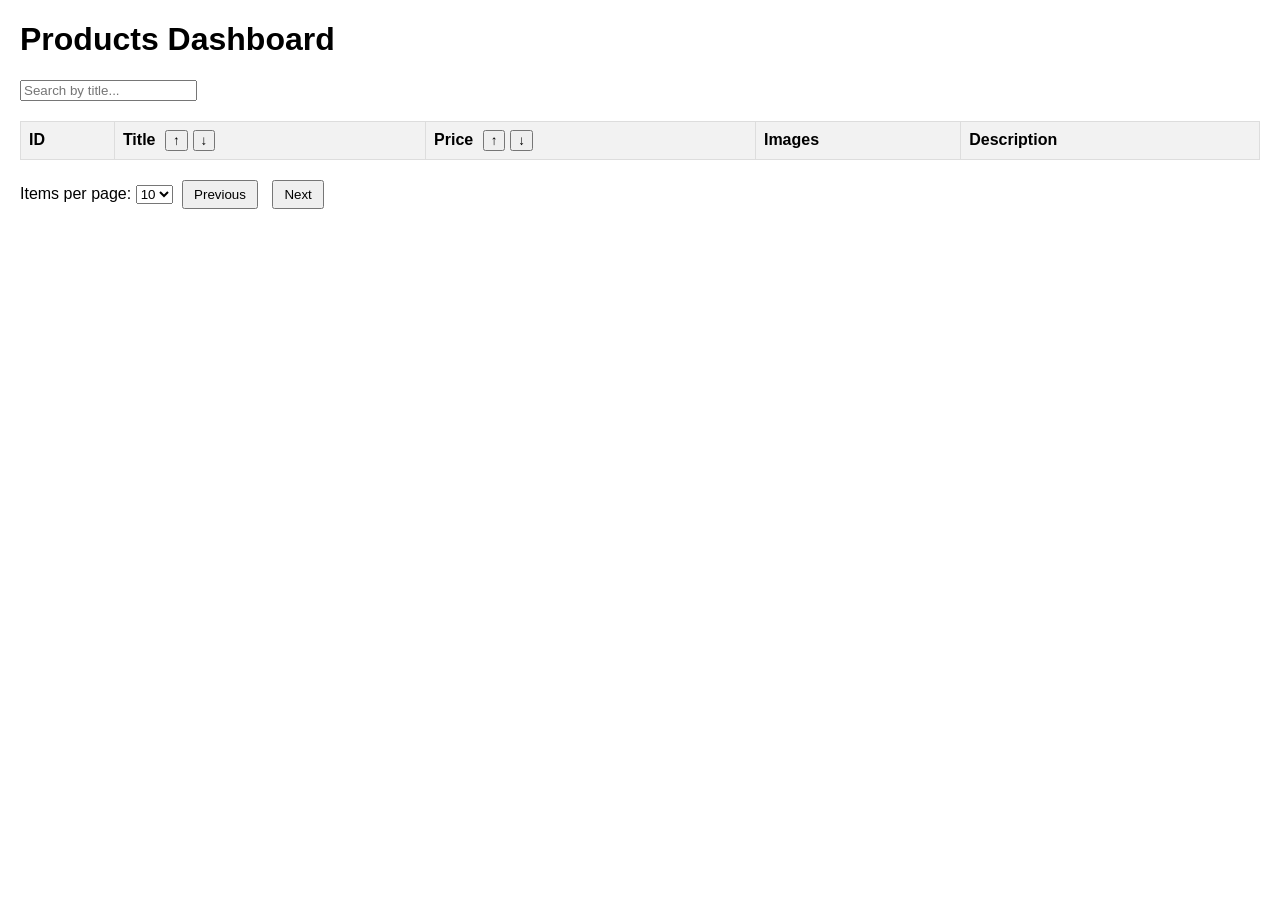
<file: dashboard.html>
<!DOCTYPE html>
<html lang="en">

<head>
    <meta charset="UTF-8">
    <meta name="viewport" content="width=device-width, initial-scale=1.0">
    <title>Dashboard - Products</title>
    <style>
        body {
            font-family: Arial, sans-serif;
            margin: 20px;
        }

        table {
            width: 100%;
            border-collapse: collapse;
        }

        th,
        td {
            border: 1px solid #ddd;
            padding: 8px;
            text-align: left;
        }

        th {
            background-color: #f2f2f2;
            cursor: pointer;
        }

        tr:nth-child(even) {
            background-color: #f9f9f9;
        }

        tr:nth-child(odd) {
            background-color: #ffffff;
        }

        img {
            max-width: 100px;
            max-height: 100px;
        }

        .pagination {
            margin-top: 20px;
        }

        .pagination button {
            margin: 0 5px;
            padding: 5px 10px;
        }

        .search {
            margin-bottom: 20px;
        }

        .sort-btn {
            margin-left: 5px;
        }
    </style>
</head>

<body>
    <h1>Products Dashboard</h1>
    <div class="search">
        <input type="text" id="searchInput" placeholder="Search by title..." oninput="filterProducts()">
    </div>
    <table id="productsTable">
        <thead>
            <tr>
                <th>ID</th>
                <th>Title <button class="sort-btn" onclick="sortBy('title', 'asc')">↑</button><button class="sort-btn"
                        onclick="sortBy('title', 'desc')">↓</button></th>
                <th>Price <button class="sort-btn" onclick="sortBy('price', 'asc')">↑</button><button class="sort-btn"
                        onclick="sortBy('price', 'desc')">↓</button></th>
                <th>Images</th>
                <th>Description</th>
            </tr>
        </thead>
        <tbody id="tableBody">
        </tbody>
    </table>
    <div class="pagination">
        <label>Items per page:</label>
        <select id="itemsPerPage" onchange="changeItemsPerPage()">
            <option value="5">5</option>
            <option value="10" selected>10</option>
            <option value="20">20</option>
        </select>
        <button onclick="prevPage()">Previous</button>
        <span id="pageInfo"></span>
        <button onclick="nextPage()">Next</button>
    </div>

    <script>
        let allProducts = [];
        let filteredProducts = [];
        let currentPage = 1;
        let itemsPerPage = 10;
        let sortField = '';
        let sortOrder = 'asc';

        async function fetchProducts() {
            try {
                const response = await fetch('https://api.escuelajs.co/api/v1/products');
                allProducts = await response.json();
                filteredProducts = [...allProducts];
                renderTable();
            } catch (error) {
                console.error('Error fetching products:', error);
            }
        }

        function filterProducts() {
            const searchTerm = document.getElementById('searchInput').value.toLowerCase();
            filteredProducts = allProducts.filter(product =>
                product.title.toLowerCase().includes(searchTerm)
            );
            currentPage = 1;
            renderTable();
        }

        function sortBy(field, order) {
            sortField = field;
            sortOrder = order;
            filteredProducts.sort((a, b) => {
                let aVal = a[field];
                let bVal = b[field];
                if (typeof aVal === 'string') {
                    aVal = aVal.toLowerCase();
                    bVal = bVal.toLowerCase();
                }
                if (sortOrder === 'asc') {
                    return aVal > bVal ? 1 : -1;
                } else {
                    return aVal < bVal ? 1 : -1;
                }
            });
            currentPage = 1;
            renderTable();
        }

        function changeItemsPerPage() {
            itemsPerPage = parseInt(document.getElementById('itemsPerPage').value);
            currentPage = 1;
            renderTable();
        }

        function prevPage() {
            if (currentPage > 1) {
                currentPage--;
                renderTable();
            }
        }

        function nextPage() {
            const totalPages = Math.ceil(filteredProducts.length / itemsPerPage);
            if (currentPage < totalPages) {
                currentPage++;
                renderTable();
            }
        }

        function renderTable() {
            const tableBody = document.getElementById('tableBody');
            const start = (currentPage - 1) * itemsPerPage;
            const end = start + itemsPerPage;
            const productsToShow = filteredProducts.slice(start, end);

            tableBody.innerHTML = '';

            productsToShow.forEach(product => {
                const row = document.createElement('tr');
                row.className = 'product-row';

                const imagesHtml = product.images.map(img => `<img src="${img}" alt="Product Image">`).join('');

                row.innerHTML = `
                    <td>${product.id}</td>
                    <td>${product.title}</td>
                    <td>${product.price}</td>
                    <td>${imagesHtml}</td>
                    <td title="${product.description}">Hover to see description</td>
                `;

                tableBody.appendChild(row);
            });

            updatePaginationInfo();
        }

        function updatePaginationInfo() {
            const totalPages = Math.ceil(filteredProducts.length / itemsPerPage);
            document.getElementById('pageInfo').textContent = `Page ${currentPage} of ${totalPages}`;
        }

        // Initialize
        fetchProducts();
    </script>
</body>

</html>
</file>
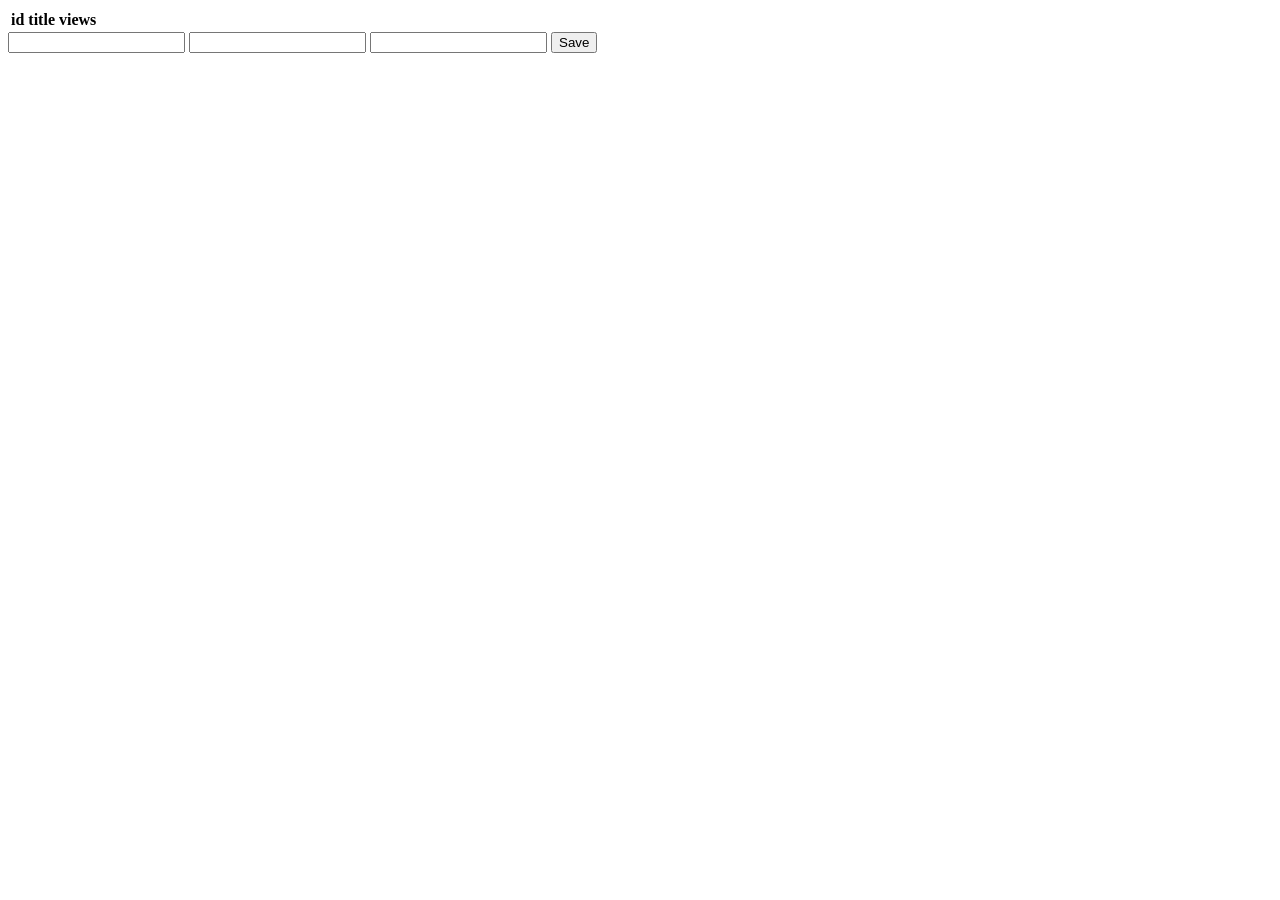
<file: page1.html>
<!DOCTYPE html>
<html lang="en">
<head>
    <meta charset="UTF-8">
    <meta name="viewport" content="width=device-width, initial-scale=1.0">
    <title>Document</title>
    <script src="main.js"></script>
</head>
<body>
    <div>
        <table>
            <thead>
                <tr>
                    <th>id</td>
                    <th>title</td>
                    <th>views</td>
                </tr>
            </thead>
            <tbody id="table-body">

            </tbody>
        </table>
    </div>
    <div>
        <input type="text" id="id_txt"/>
        <input type="text" id="title_txt"/>
        <input type="text" id="views_txt"/>
        <input type="submit" value="Save" onclick="Save()"/>
    </div>
</body>
</html>
</file>
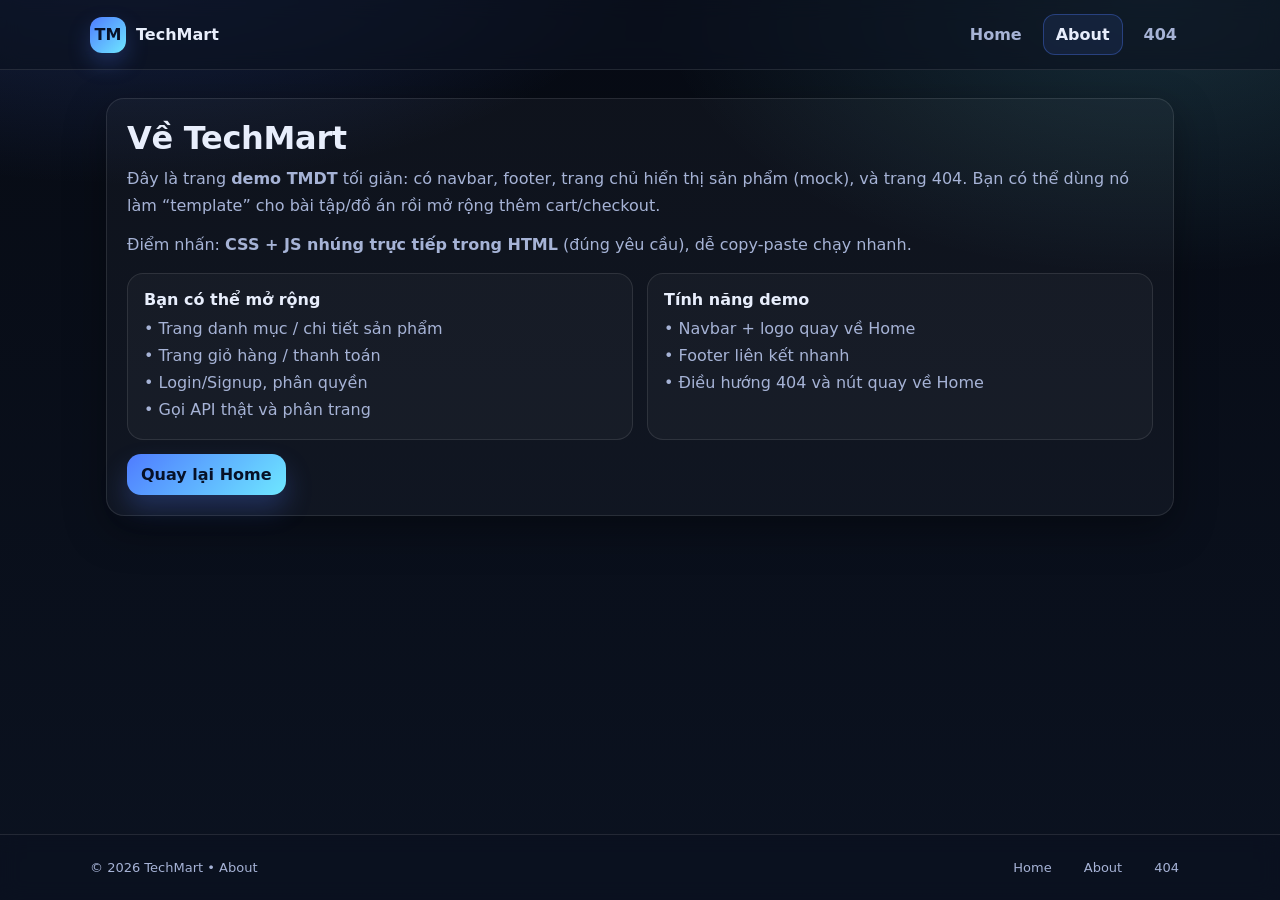
<file: views/about.html>
<!doctype html>
<html lang="vi">
<head>
  <meta charset="utf-8" />
  <meta name="viewport" content="width=device-width,initial-scale=1" />
  <title>TechMart — About</title>
  <style>
    :root{
      --bg:#0b1220;
      --card:#0f1a33;
      --text:#e8eefc;
      --muted:#a6b3d6;
      --brand:#4f7cff;
      --brand2:#6ee7ff;
      --line:rgba(255,255,255,.10);
      --shadow: 0 14px 40px rgba(0,0,0,.35);
      --radius:18px;
      --max:1100px;
      --font: ui-sans-serif, system-ui, -apple-system, Segoe UI, Roboto, Helvetica, Arial;
    }
    *{box-sizing:border-box}
    body{
      margin:0;
      font-family:var(--font);
      background: radial-gradient(1000px 500px at 10% -10%, rgba(79,124,255,.25), transparent 55%),
                  radial-gradient(900px 500px at 90% 0%, rgba(110,231,255,.16), transparent 55%),
                  linear-gradient(180deg, #070b14, var(--bg));
      color:var(--text);
      min-height:100vh;
      display:flex;
      flex-direction:column;
    }
    a{color:inherit;text-decoration:none}
    .container{max-width:var(--max); margin:0 auto; padding:0 16px;}

    .nav{
      position:sticky; top:0; z-index:50;
      backdrop-filter: blur(10px);
      background: rgba(11,18,32,.65);
      border-bottom: 1px solid var(--line);
    }
    .nav-inner{
      display:flex; align-items:center; justify-content:space-between;
      padding:14px 0; gap:14px;
    }
    .brand{display:flex; align-items:center; gap:10px; font-weight:800;}
    .logo{
      width:36px; height:36px; border-radius:12px;
      background: linear-gradient(135deg, var(--brand), var(--brand2));
      display:grid; place-items:center; color:#071127; font-weight:900;
      box-shadow: 0 10px 22px rgba(79,124,255,.25);
    }
    .nav-links{display:flex; gap:8px; flex-wrap:wrap; justify-content:flex-end;}
    .nav a.link{
      padding:10px 12px; border-radius:12px;
      color:var(--muted); border:1px solid transparent;
      transition:.2s ease; font-weight:600;
    }
    .nav a.link:hover{color:var(--text); border-color:var(--line); background: rgba(255,255,255,.03);}
    .nav a.link.active{color:var(--text); border-color:rgba(79,124,255,.35); background: rgba(79,124,255,.10);}

    main{flex:1;}
    .wrap{padding:28px 0 34px;}
    .card{
      border:1px solid var(--line);
      background: rgba(255,255,255,.03);
      border-radius: var(--radius);
      box-shadow: var(--shadow);
      padding: 20px;
    }
    h1{margin:0 0 8px; font-size:32px; letter-spacing:-.3px;}
    p{color:var(--muted); line-height:1.7; margin:0 0 12px;}
    .grid{
      display:grid;
      grid-template-columns: 1fr 1fr;
      gap:14px;
      margin-top:14px;
    }
    @media (max-width: 820px){ .grid{grid-template-columns:1fr;} }
    .box{
      border:1px solid var(--line);
      border-radius: 16px;
      padding: 16px;
      background: rgba(255,255,255,.03);
    }
    .box b{color:#dbe6ff}
    .btn{
      border:none; cursor:pointer;
      border-radius: 14px;
      padding: 11px 14px;
      font-weight:800;
      transition: .18s ease;
      display:inline-flex; align-items:center; gap:10px;
      user-select:none;
    }
    .btn.primary{
      background: linear-gradient(135deg, var(--brand), var(--brand2));
      color:#071127;
      box-shadow: 0 14px 26px rgba(79,124,255,.25);
    }
    .btn.primary:hover{transform: translateY(-1px);}

    footer{
      border-top:1px solid var(--line);
      background: rgba(11,18,32,.55);
      backdrop-filter: blur(10px);
    }
    .footer-inner{
      padding: 18px 0;
      display:flex; align-items:center; justify-content:space-between;
      gap:12px; flex-wrap:wrap;
      color:var(--muted); font-size:13px;
    }
    .footer-links{display:flex; gap:10px; flex-wrap:wrap}
    .footer-links a{
      color:var(--muted);
      padding:6px 10px;
      border-radius:10px;
      border:1px solid transparent;
    }
    .footer-links a:hover{color:var(--text); border-color:var(--line); background: rgba(255,255,255,.03);}
  </style>
</head>

<body>
  <header class="nav">
    <div class="container nav-inner">
      <!-- Logo bấm về Home -->
      <a class="brand" href="./home.html" aria-label="Về trang chủ">
        <div class="logo">TM</div>
        <span>TechMart</span>
      </a>

      <nav class="nav-links" aria-label="Điều hướng">
        <a class="link" href="./home.html">Home</a>
        <a class="link active" href="./about.html">About</a>
        <a class="link" href="./404.html">404</a>
      </nav>
    </div>
  </header>

  <main>
    <section class="wrap">
      <div class="container">
        <div class="card">
          <h1>Về TechMart</h1>
          <p>
            Đây là trang <b>demo TMDT</b> tối giản: có navbar, footer, trang chủ hiển thị sản phẩm (mock),
            và trang 404. Bạn có thể dùng nó làm “template” cho bài tập/đồ án rồi mở rộng thêm cart/checkout.
          </p>
          <p>
            Điểm nhấn: <b>CSS + JS nhúng trực tiếp trong HTML</b> (đúng yêu cầu), dễ copy-paste chạy nhanh.
          </p>

          <div class="grid">
            <div class="box">
              <div style="font-weight:900; font-size:16px; margin-bottom:6px;">Bạn có thể mở rộng</div>
              <p style="margin:0;">
                • Trang danh mục / chi tiết sản phẩm<br/>
                • Trang giỏ hàng / thanh toán<br/>
                • Login/Signup, phân quyền<br/>
                • Gọi API thật và phân trang
              </p>
            </div>
            <div class="box">
              <div style="font-weight:900; font-size:16px; margin-bottom:6px;">Tính năng demo</div>
              <p style="margin:0;">
                • Navbar + logo quay về Home<br/>
                • Footer liên kết nhanh<br/>
                • Điều hướng 404 và nút quay về Home
              </p>
            </div>
          </div>

          <div style="margin-top:14px; display:flex; gap:10px; flex-wrap:wrap;">
            <a class="btn primary" href="./home.html">Quay lại Home</a>
          </div>
        </div>
      </div>
    </section>
  </main>

  <footer>
    <div class="container footer-inner">
      <div>© <span id="year"></span> TechMart • About</div>
      <div class="footer-links">
        <a href="./home.html">Home</a>
        <a href="./about.html">About</a>
        <a href="./404.html">404</a>
      </div>
    </div>
  </footer>

  <script>
    document.getElementById("year").textContent = new Date().getFullYear();
  </script>
</body>
</html>
</file>
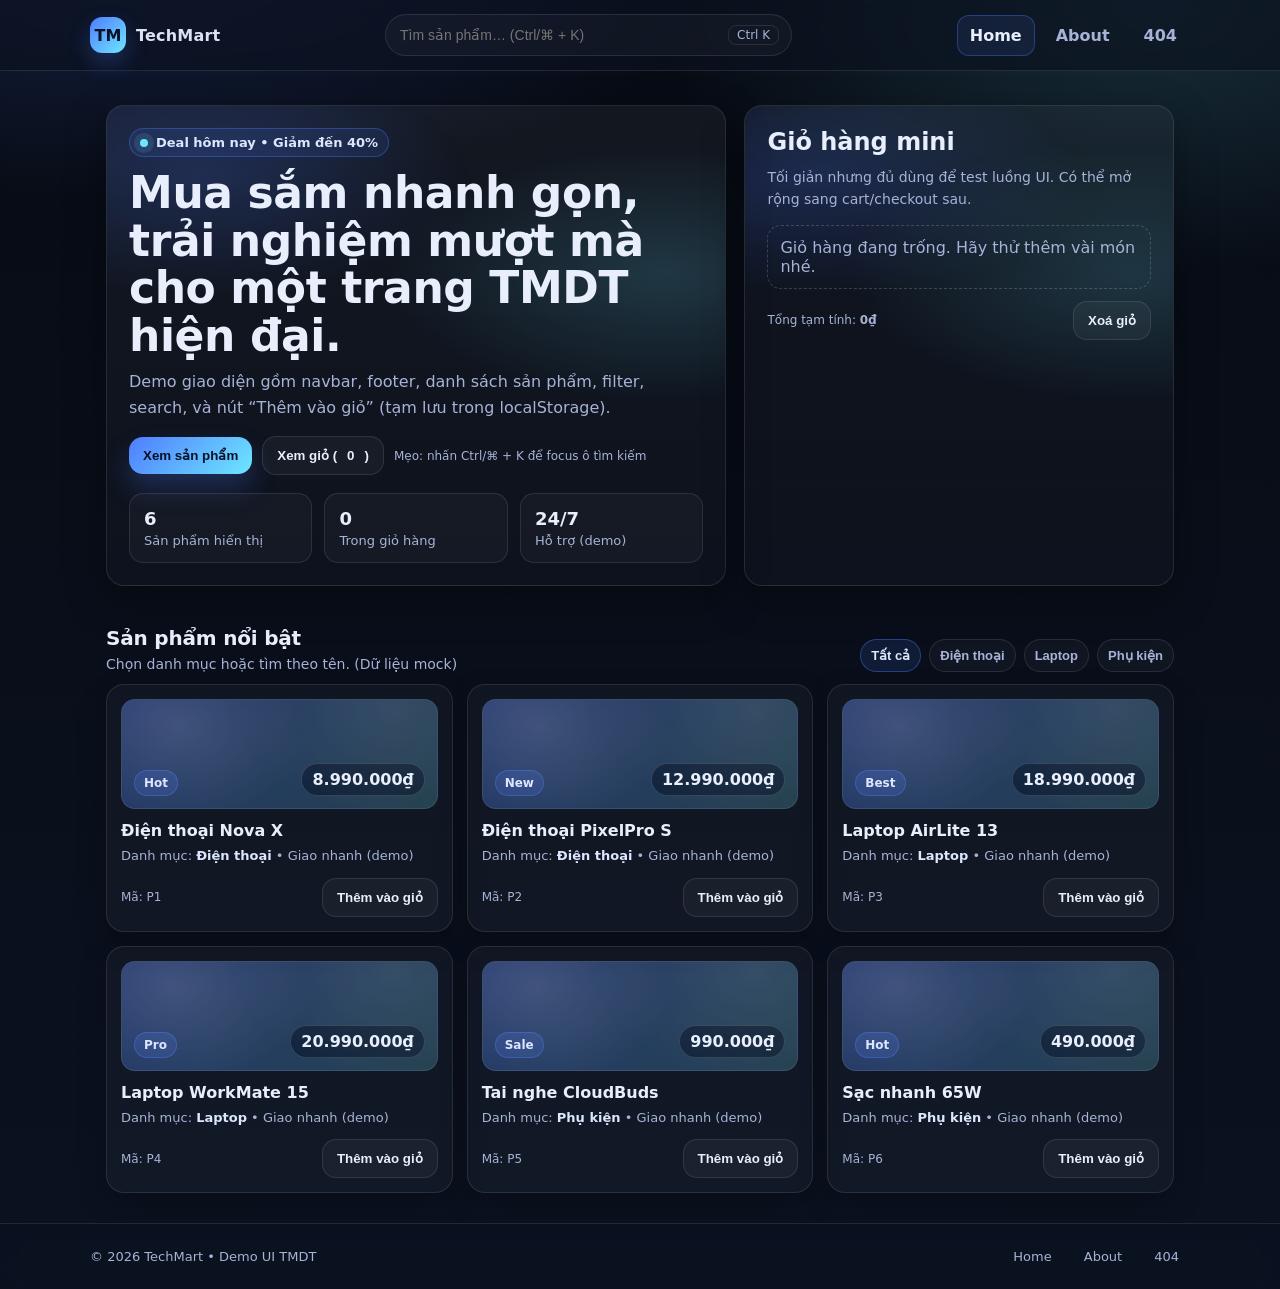
<file: views/home.html>
<!doctype html>
<html lang="vi">
<head>
  <meta charset="utf-8" />
  <meta name="viewport" content="width=device-width,initial-scale=1" />
  <title>TechMart — Trang chủ</title>
  <style>
    :root{
      --bg:#0b1220;
      --card:#0f1a33;
      --card2:#0c1730;
      --text:#e8eefc;
      --muted:#a6b3d6;
      --brand:#4f7cff;
      --brand2:#6ee7ff;
      --line:rgba(255,255,255,.10);
      --shadow: 0 14px 40px rgba(0,0,0,.35);
      --radius:18px;
      --radius2:14px;
      --max:1100px;
      --pad:18px;
      --font: ui-sans-serif, system-ui, -apple-system, Segoe UI, Roboto, Helvetica, Arial, "Apple Color Emoji","Segoe UI Emoji";
    }
    *{box-sizing:border-box}
    body{
      margin:0;
      font-family:var(--font);
      background: radial-gradient(1200px 600px at 10% -10%, rgba(79,124,255,.25), transparent 55%),
                  radial-gradient(900px 500px at 90% 0%, rgba(110,231,255,.16), transparent 55%),
                  linear-gradient(180deg, #070b14, var(--bg));
      color:var(--text);
      min-height:100vh;
      display:flex;
      flex-direction:column;
    }
    a{color:inherit;text-decoration:none}
    .container{max-width:var(--max); margin:0 auto; padding:0 16px;}

    /* NAV */
    .nav{
      position:sticky; top:0; z-index:50;
      backdrop-filter: blur(10px);
      background: rgba(11,18,32,.65);
      border-bottom: 1px solid var(--line);
    }
    .nav-inner{
      display:flex; align-items:center; justify-content:space-between;
      padding:14px 0;
      gap:14px;
    }
    .brand{
      display:flex; align-items:center; gap:10px;
      font-weight:800;
      letter-spacing:.2px;
      user-select:none;
    }
    .logo{
      width:36px; height:36px;
      border-radius:12px;
      background: linear-gradient(135deg, var(--brand), var(--brand2));
      box-shadow: 0 10px 22px rgba(79,124,255,.25);
      display:grid; place-items:center;
      color:#071127;
      font-weight:900;
    }
    .brand span{opacity:.95}
    .nav-links{
      display:flex; align-items:center; gap:8px;
      flex-wrap:wrap;
      justify-content:flex-end;
    }
    .nav a.link{
      padding:10px 12px;
      border-radius:12px;
      color:var(--muted);
      border:1px solid transparent;
      transition:.2s ease;
      font-weight:600;
    }
    .nav a.link:hover{color:var(--text); border-color:var(--line); background: rgba(255,255,255,.03);}
    .nav a.link.active{color:var(--text); border-color:rgba(79,124,255,.35); background: rgba(79,124,255,.10);}
    .pill{
      display:flex; align-items:center; gap:10px;
      padding:10px 12px;
      border-radius:999px;
      border:1px solid var(--line);
      background: rgba(255,255,255,.03);
    }
    .pill input{
      width:min(320px, 52vw);
      background:transparent;
      border:none; outline:none;
      color:var(--text);
      font-size:14px;
    }
    .pill .kbd{
      font-size:12px;
      color:var(--muted);
      border:1px solid var(--line);
      padding:2px 8px;
      border-radius:8px;
    }

    /* MAIN */
    main{flex:1;}
    .hero{
      padding:34px 0 18px;
    }
    .hero-grid{
      display:grid;
      grid-template-columns: 1.3fr .9fr;
      gap:18px;
    }
    @media (max-width: 920px){
      .hero-grid{grid-template-columns:1fr;}
      .pill input{width: min(420px, 55vw);}
    }
    .hero-card{
      border:1px solid var(--line);
      background: linear-gradient(180deg, rgba(255,255,255,.05), rgba(255,255,255,.02));
      border-radius: var(--radius);
      box-shadow: var(--shadow);
      padding: 22px;
      overflow:hidden;
      position:relative;
    }
    .hero-card::before{
      content:"";
      position:absolute; inset:-1px;
      background: radial-gradient(500px 220px at 15% 15%, rgba(79,124,255,.24), transparent 55%),
                  radial-gradient(520px 240px at 90% 35%, rgba(110,231,255,.18), transparent 55%);
      pointer-events:none;
      opacity:.9;
    }
    .hero-card > *{position:relative}
    .badge{
      display:inline-flex; align-items:center; gap:8px;
      padding:6px 10px;
      border-radius:999px;
      border:1px solid rgba(79,124,255,.35);
      background: rgba(79,124,255,.10);
      color:#dbe6ff;
      font-weight:700;
      font-size:13px;
    }
    .badge .dot{
      width:8px;height:8px;border-radius:99px;
      background: var(--brand2);
      box-shadow: 0 0 0 6px rgba(110,231,255,.12);
    }
    h1{
      margin:12px 0 10px;
      font-size: clamp(26px, 4.2vw, 44px);
      line-height:1.08;
      letter-spacing:-.4px;
    }
    .lead{
      margin:0;
      color:var(--muted);
      font-size:16px;
      line-height:1.6;
      max-width: 64ch;
    }
    .cta-row{
      display:flex; gap:10px; flex-wrap:wrap;
      margin-top:16px;
      align-items:center;
    }
    .btn{
      border:none;
      cursor:pointer;
      border-radius: 14px;
      padding: 11px 14px;
      font-weight:800;
      transition: .18s ease;
      display:inline-flex;
      align-items:center;
      gap:10px;
      user-select:none;
    }
    .btn.primary{
      background: linear-gradient(135deg, var(--brand), var(--brand2));
      color:#071127;
      box-shadow: 0 14px 26px rgba(79,124,255,.25);
    }
    .btn.primary:hover{transform: translateY(-1px);}
    .btn.ghost{
      background: rgba(255,255,255,.04);
      color:var(--text);
      border: 1px solid var(--line);
    }
    .btn.ghost:hover{background: rgba(255,255,255,.06);}
    .stat{
      display:grid;
      grid-template-columns: repeat(3, 1fr);
      gap:12px;
      margin-top:18px;
    }
    @media (max-width: 520px){
      .stat{grid-template-columns:1fr;}
    }
    .stat .box{
      padding:14px;
      border-radius: var(--radius2);
      border:1px solid var(--line);
      background: rgba(255,255,255,.03);
    }
    .stat .k{font-weight:900; font-size:18px;}
    .stat .t{color:var(--muted); font-size:13px; margin-top:4px;}

    /* Products */
    .section{
      padding: 10px 0 30px;
    }
    .section-head{
      display:flex; align-items:flex-end; justify-content:space-between;
      gap:12px; margin: 12px 0 12px;
    }
    .section h2{margin:0; font-size:20px; letter-spacing:-.2px;}
    .section p.sub{margin:6px 0 0; color:var(--muted); font-size:14px;}
    .filters{
      display:flex; gap:8px; flex-wrap:wrap; justify-content:flex-end;
    }
    .chip{
      padding:8px 10px;
      border-radius:999px;
      border:1px solid var(--line);
      background: rgba(255,255,255,.03);
      color:var(--muted);
      font-weight:700;
      font-size:13px;
      cursor:pointer;
      transition:.18s;
      user-select:none;
    }
    .chip:hover{color:var(--text); background: rgba(255,255,255,.05);}
    .chip.active{color:#dbe6ff; border-color: rgba(79,124,255,.4); background: rgba(79,124,255,.12);}
    .grid{
      display:grid;
      grid-template-columns: repeat(12, 1fr);
      gap:14px;
    }
    .card{
      grid-column: span 4;
      border-radius: var(--radius);
      border:1px solid var(--line);
      background: rgba(255,255,255,.03);
      padding: 14px;
      box-shadow: 0 12px 28px rgba(0,0,0,.25);
      transition: .18s ease;
      overflow:hidden;
      position:relative;
      min-height: 220px;
    }
    .card:hover{transform: translateY(-2px); background: rgba(255,255,255,.04);}
    @media (max-width: 920px){ .card{grid-column: span 6;} }
    @media (max-width: 560px){ .card{grid-column: span 12;} }
    .thumb{
      height:110px;
      border-radius: 14px;
      background: linear-gradient(135deg, rgba(79,124,255,.35), rgba(110,231,255,.20));
      border: 1px solid rgba(255,255,255,.10);
      display:flex; align-items:flex-end; justify-content:space-between;
      padding:12px;
      position:relative;
      overflow:hidden;
    }
    .thumb::after{
      content:"";
      position:absolute; inset:-20px;
      background: radial-gradient(220px 160px at 20% 40%, rgba(255,255,255,.16), transparent 60%),
                  radial-gradient(260px 200px at 80% 10%, rgba(255,255,255,.10), transparent 60%);
      transform: rotate(8deg);
      opacity:.8;
    }
    .thumb > *{position:relative}
    .price{
      font-weight:900;
      background: rgba(7,17,39,.55);
      border: 1px solid rgba(255,255,255,.14);
      padding: 6px 10px;
      border-radius: 999px;
    }
    .tag{
      font-weight:800;
      font-size:12px;
      color:#dbe6ff;
      background: rgba(79,124,255,.18);
      border: 1px solid rgba(79,124,255,.35);
      padding: 5px 9px;
      border-radius: 999px;
    }
    .card h3{margin:12px 0 6px; font-size:16px;}
    .card p{margin:0; color:var(--muted); font-size:13px; line-height:1.5}
    .card .row{
      display:flex; align-items:center; justify-content:space-between;
      gap:10px;
      margin-top:12px;
    }
    .small{
      font-size:12px; color:var(--muted);
    }
    .toast{
      position:fixed;
      right:16px; bottom:16px;
      background: rgba(15,26,51,.92);
      border:1px solid var(--line);
      color:var(--text);
      padding:12px 14px;
      border-radius: 14px;
      box-shadow: var(--shadow);
      max-width: 360px;
      transform: translateY(30px);
      opacity:0;
      pointer-events:none;
      transition: .22s ease;
      z-index: 999;
    }
    .toast.show{
      transform: translateY(0);
      opacity:1;
    }

    /* FOOTER */
    footer{
      border-top:1px solid var(--line);
      background: rgba(11,18,32,.55);
      backdrop-filter: blur(10px);
    }
    .footer-inner{
      padding: 18px 0;
      display:flex;
      align-items:center;
      justify-content:space-between;
      gap:12px;
      flex-wrap:wrap;
      color:var(--muted);
      font-size:13px;
    }
    .footer-links{display:flex; gap:10px; flex-wrap:wrap}
    .footer-links a{
      color:var(--muted);
      padding:6px 10px;
      border-radius:10px;
      border:1px solid transparent;
    }
    .footer-links a:hover{color:var(--text); border-color:var(--line); background: rgba(255,255,255,.03);}
  </style>
</head>

<body>
  <header class="nav">
    <div class="container nav-inner">
      <!-- Logo bên trái bấm về Home -->
      <a class="brand" href="./home.html" aria-label="Về trang chủ">
        <div class="logo">TM</div>
        <span>TechMart</span>
      </a>

      <div class="pill" role="search">
        <input id="searchInput" type="search" placeholder="Tìm sản phẩm… (Ctrl/⌘ + K)" autocomplete="off" />
        <span class="kbd">Ctrl K</span>
      </div>

      <nav class="nav-links" aria-label="Điều hướng">
        <a class="link active" href="./home.html">Home</a>
        <a class="link" href="./about.html">About</a>
        <a class="link" href="./404.html">404</a>
      </nav>
    </div>
  </header>

  <main>
    <section class="hero">
      <div class="container hero-grid">
        <div class="hero-card">
          <div class="badge"><span class="dot"></span> Deal hôm nay • Giảm đến 40%</div>
          <h1>Mua sắm nhanh gọn, trải nghiệm mượt mà cho một trang TMDT hiện đại.</h1>
          <p class="lead">
            Demo giao diện gồm navbar, footer, danh sách sản phẩm, filter, search, và nút “Thêm vào giỏ”
            (tạm lưu trong localStorage).
          </p>

          <div class="cta-row">
            <button class="btn primary" id="goProductsBtn" type="button">Xem sản phẩm</button>
            <button class="btn ghost" id="viewCartBtn" type="button">Xem giỏ (<span id="cartCount">0</span>)</button>
            <span class="small" id="hintText">Mẹo: nhấn Ctrl/⌘ + K để focus ô tìm kiếm</span>
          </div>

          <div class="stat" aria-label="Thống kê nhanh">
            <div class="box">
              <div class="k" id="statItems">0</div>
              <div class="t">Sản phẩm hiển thị</div>
            </div>
            <div class="box">
              <div class="k" id="statInCart">0</div>
              <div class="t">Trong giỏ hàng</div>
            </div>
            <div class="box">
              <div class="k">24/7</div>
              <div class="t">Hỗ trợ (demo)</div>
            </div>
          </div>
        </div>

        <div class="hero-card" style="background: linear-gradient(180deg, rgba(255,255,255,.04), rgba(255,255,255,.02));">
          <h2 style="margin:0 0 10px;">Giỏ hàng mini</h2>
          <p class="lead" style="font-size:14px; margin-bottom:14px;">
            Tối giản nhưng đủ dùng để test luồng UI. Có thể mở rộng sang cart/checkout sau.
          </p>

          <div id="miniCart" style="display:grid; gap:10px;"></div>

          <div style="margin-top:12px; display:flex; justify-content:space-between; align-items:center; gap:10px; flex-wrap:wrap;">
            <div class="small">Tổng tạm tính: <b id="miniTotal">0₫</b></div>
            <button class="btn ghost" id="clearCartBtn" type="button">Xoá giỏ</button>
          </div>
        </div>
      </div>
    </section>

    <section class="section">
      <div class="container">
        <div class="section-head">
          <div>
            <h2>Sản phẩm nổi bật</h2>
            <p class="sub">Chọn danh mục hoặc tìm theo tên. (Dữ liệu mock)</p>
          </div>
          <div class="filters" aria-label="Bộ lọc danh mục">
            <button class="chip active" data-cat="all" type="button">Tất cả</button>
            <button class="chip" data-cat="phone" type="button">Điện thoại</button>
            <button class="chip" data-cat="laptop" type="button">Laptop</button>
            <button class="chip" data-cat="accessory" type="button">Phụ kiện</button>
          </div>
        </div>

        <div class="grid" id="productGrid" aria-label="Danh sách sản phẩm"></div>
      </div>
    </section>
  </main>

  <footer>
    <div class="container footer-inner">
      <div>© <span id="year"></span> TechMart • Demo UI TMDT</div>
      <div class="footer-links">
        <a href="./home.html">Home</a>
        <a href="./about.html">About</a>
        <a href="./404.html">404</a>
      </div>
    </div>
  </footer>

  <div class="toast" id="toast" role="status" aria-live="polite"></div>

  <script>
    // ====== Mock data ======
    const products = [
      { id: "p1", name: "Điện thoại Nova X", cat: "phone", price: 8990000, tag: "Hot" },
      { id: "p2", name: "Điện thoại PixelPro S", cat: "phone", price: 12990000, tag: "New" },
      { id: "p3", name: "Laptop AirLite 13", cat: "laptop", price: 18990000, tag: "Best" },
      { id: "p4", name: "Laptop WorkMate 15", cat: "laptop", price: 20990000, tag: "Pro" },
      { id: "p5", name: "Tai nghe CloudBuds", cat: "accessory", price: 990000, tag: "Sale" },
      { id: "p6", name: "Sạc nhanh 65W", cat: "accessory", price: 490000, tag: "Hot" },
    ];

    // ====== Helpers ======
    const VND = (n) => n.toLocaleString("vi-VN") + "₫";
    const $ = (sel) => document.querySelector(sel);
    const $$ = (sel) => document.querySelectorAll(sel);

    const CART_KEY = "tm_cart_v1";

    function loadCart(){
      try { return JSON.parse(localStorage.getItem(CART_KEY) || "[]"); }
      catch { return []; }
    }
    function saveCart(items){
      localStorage.setItem(CART_KEY, JSON.stringify(items));
      updateCartUI();
    }
    function addToCart(productId){
      const cart = loadCart();
      const found = cart.find(x => x.id === productId);
      if(found) found.qty += 1;
      else cart.push({ id: productId, qty: 1 });

      saveCart(cart);
      const p = products.find(x => x.id === productId);
      toast(`Đã thêm “${p?.name || "Sản phẩm"}” vào giỏ`);
    }
    function clearCart(){
      saveCart([]);
      toast("Đã xoá giỏ hàng");
    }
    function cartCount(){
      return loadCart().reduce((s, x) => s + x.qty, 0);
    }
    function cartTotal(){
      const cart = loadCart();
      return cart.reduce((sum, item) => {
        const p = products.find(x => x.id === item.id);
        return sum + (p ? p.price * item.qty : 0);
      }, 0);
    }

    // ====== Render ======
    let state = { cat: "all", q: "" };

    function renderProducts(){
      const grid = $("#productGrid");
      const q = state.q.trim().toLowerCase();

      const filtered = products.filter(p => {
        const okCat = (state.cat === "all") || (p.cat === state.cat);
        const okQ = !q || p.name.toLowerCase().includes(q);
        return okCat && okQ;
      });

      $("#statItems").textContent = filtered.length;

      grid.innerHTML = filtered.map(p => `
        <article class="card" data-id="${p.id}">
          <div class="thumb">
            <span class="tag">${p.tag}</span>
            <span class="price">${VND(p.price)}</span>
          </div>
          <h3>${p.name}</h3>
          <p>Danh mục: <b style="color:#dbe6ff">${labelCat(p.cat)}</b> • Giao nhanh (demo)</p>
          <div class="row">
            <span class="small">Mã: ${p.id.toUpperCase()}</span>
            <button class="btn ghost" data-add="${p.id}" type="button">Thêm vào giỏ</button>
          </div>
        </article>
      `).join("");

      // bind add buttons
      grid.querySelectorAll("[data-add]").forEach(btn => {
        btn.addEventListener("click", () => addToCart(btn.dataset.add));
      });
    }

    function labelCat(cat){
      if(cat === "phone") return "Điện thoại";
      if(cat === "laptop") return "Laptop";
      if(cat === "accessory") return "Phụ kiện";
      return "Tất cả";
    }

    function updateCartUI(){
      const count = cartCount();
      $("#cartCount").textContent = count;
      $("#statInCart").textContent = count;

      // mini cart
      const mini = $("#miniCart");
      const cart = loadCart();

      if(cart.length === 0){
        mini.innerHTML = `
          <div style="padding:12px; border:1px dashed rgba(255,255,255,.18); border-radius:14px; color:var(--muted);">
            Giỏ hàng đang trống. Hãy thử thêm vài món nhé.
          </div>
        `;
      }else{
        mini.innerHTML = cart.map(item => {
          const p = products.find(x => x.id === item.id);
          if(!p) return "";
          return `
            <div style="display:flex; justify-content:space-between; gap:10px; align-items:center; padding:12px; border:1px solid var(--line); border-radius:14px; background: rgba(255,255,255,.03);">
              <div>
                <div style="font-weight:800;">${p.name}</div>
                <div class="small">${item.qty} × ${VND(p.price)}</div>
              </div>
              <div style="font-weight:900;">${VND(p.price * item.qty)}</div>
            </div>
          `;
        }).join("");
      }

      $("#miniTotal").textContent = VND(cartTotal());
    }

    // ====== Toast ======
    let toastTimer = null;
    function toast(msg){
      const el = $("#toast");
      el.textContent = msg;
      el.classList.add("show");
      clearTimeout(toastTimer);
      toastTimer = setTimeout(() => el.classList.remove("show"), 2200);
    }

    // ====== Events ======
    $$(".chip").forEach(chip => {
      chip.addEventListener("click", () => {
        $$(".chip").forEach(x => x.classList.remove("active"));
        chip.classList.add("active");
        state.cat = chip.dataset.cat;
        renderProducts();
      });
    });

    $("#searchInput").addEventListener("input", (e) => {
      state.q = e.target.value || "";
      renderProducts();
    });

    $("#goProductsBtn").addEventListener("click", () => {
      document.querySelector(".section").scrollIntoView({ behavior: "smooth" });
    });

    $("#viewCartBtn").addEventListener("click", () => {
      toast("Demo: giỏ mini nằm ở khối bên phải. Bạn có thể mở rộng sang trang cart sau.");
      document.querySelector(".hero-grid").scrollIntoView({ behavior: "smooth" });
    });

    $("#clearCartBtn").addEventListener("click", clearCart);

    // Ctrl/⌘ + K focus search
    document.addEventListener("keydown", (e) => {
      const isMac = navigator.platform.toLowerCase().includes("mac");
      const mod = isMac ? e.metaKey : e.ctrlKey;
      if(mod && e.key.toLowerCase() === "k"){
        e.preventDefault();
        $("#searchInput").focus();
      }
    });

    // init
    $("#year").textContent = new Date().getFullYear();
    renderProducts();
    updateCartUI();
  </script>
</body>
</html>
</file>
